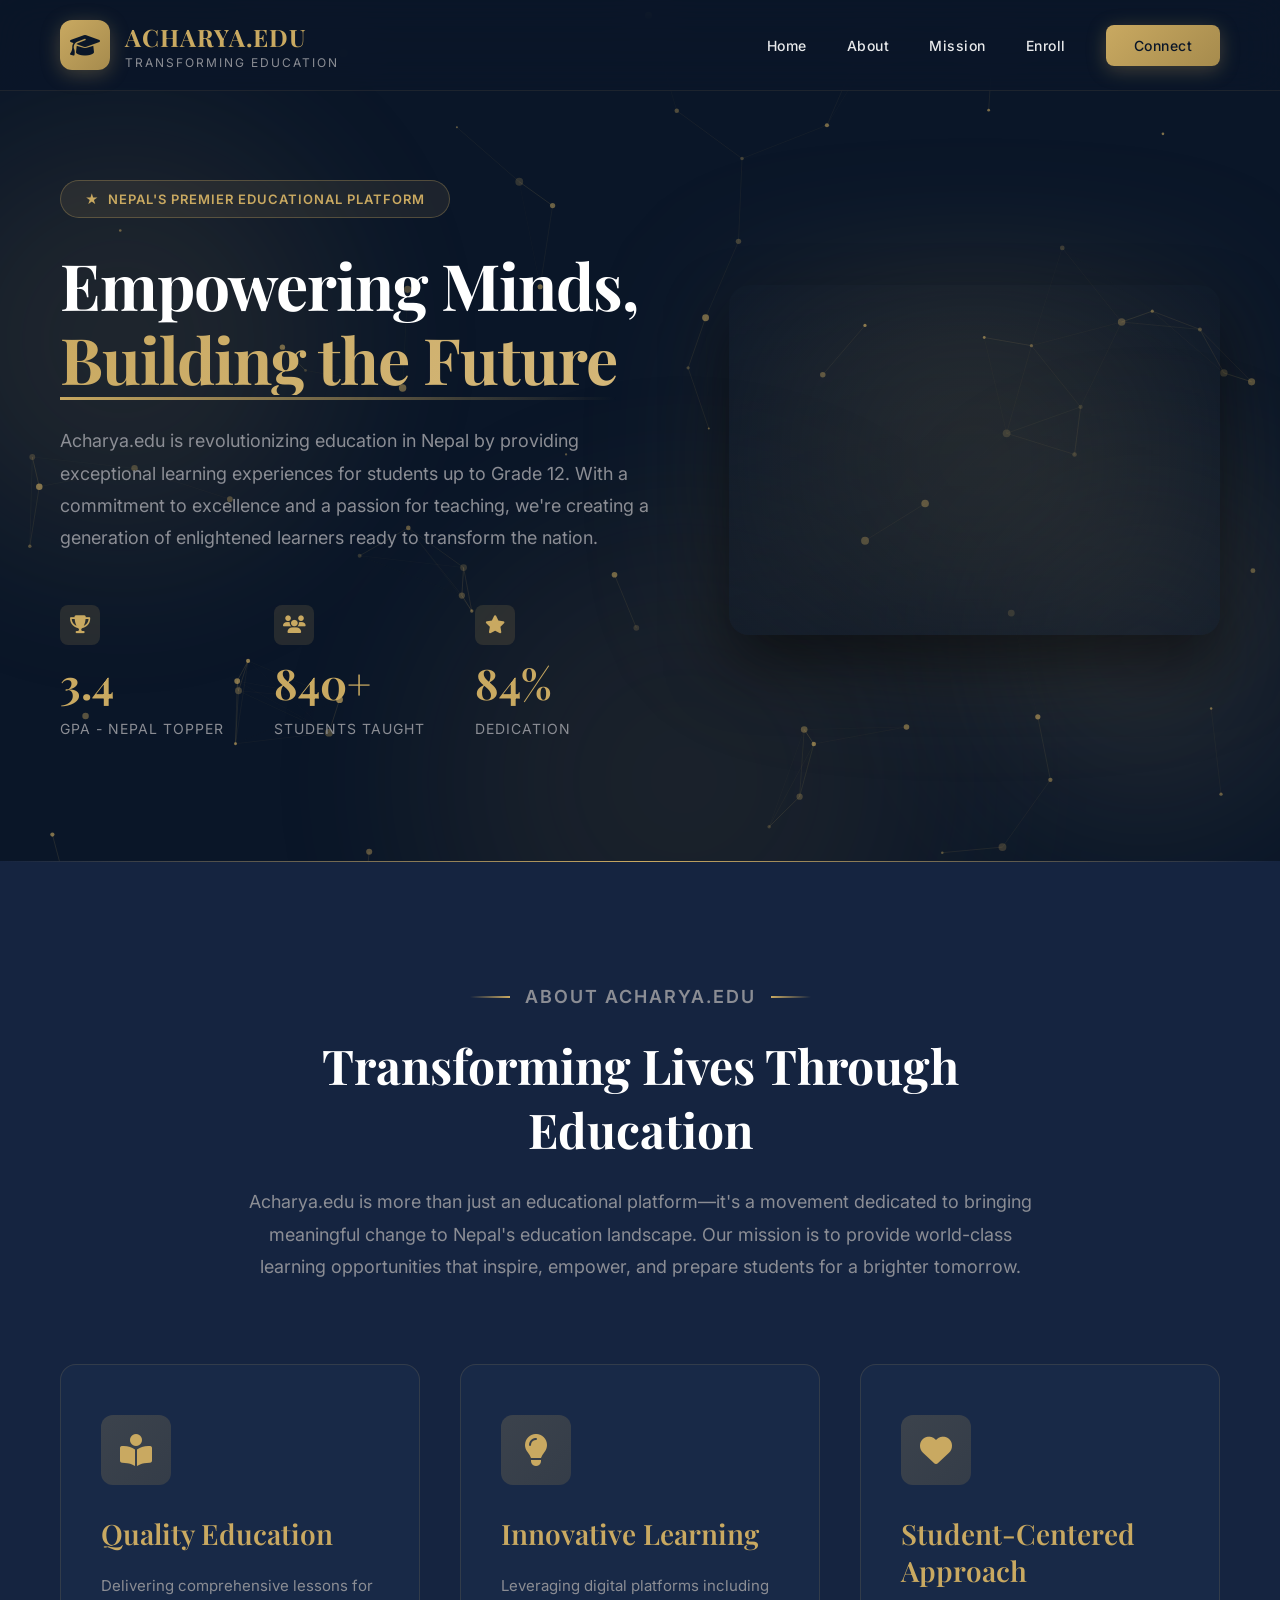
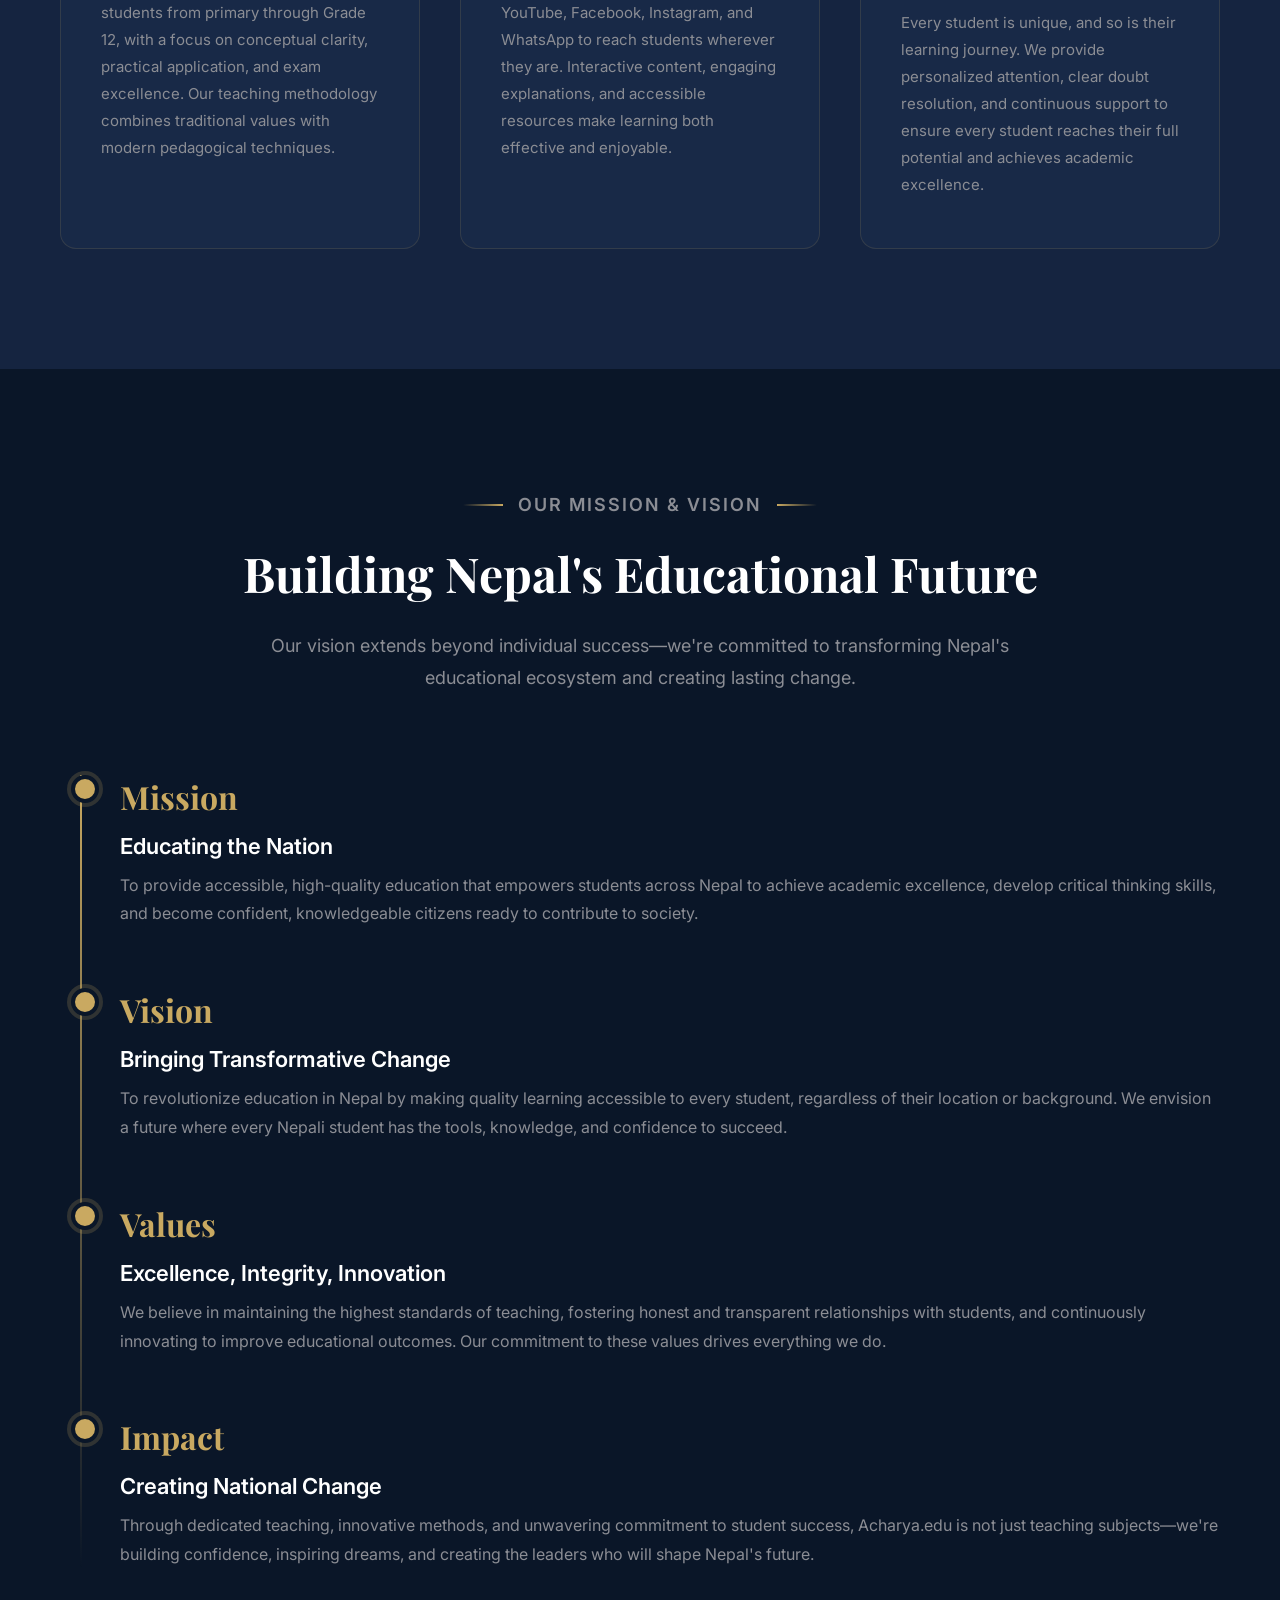
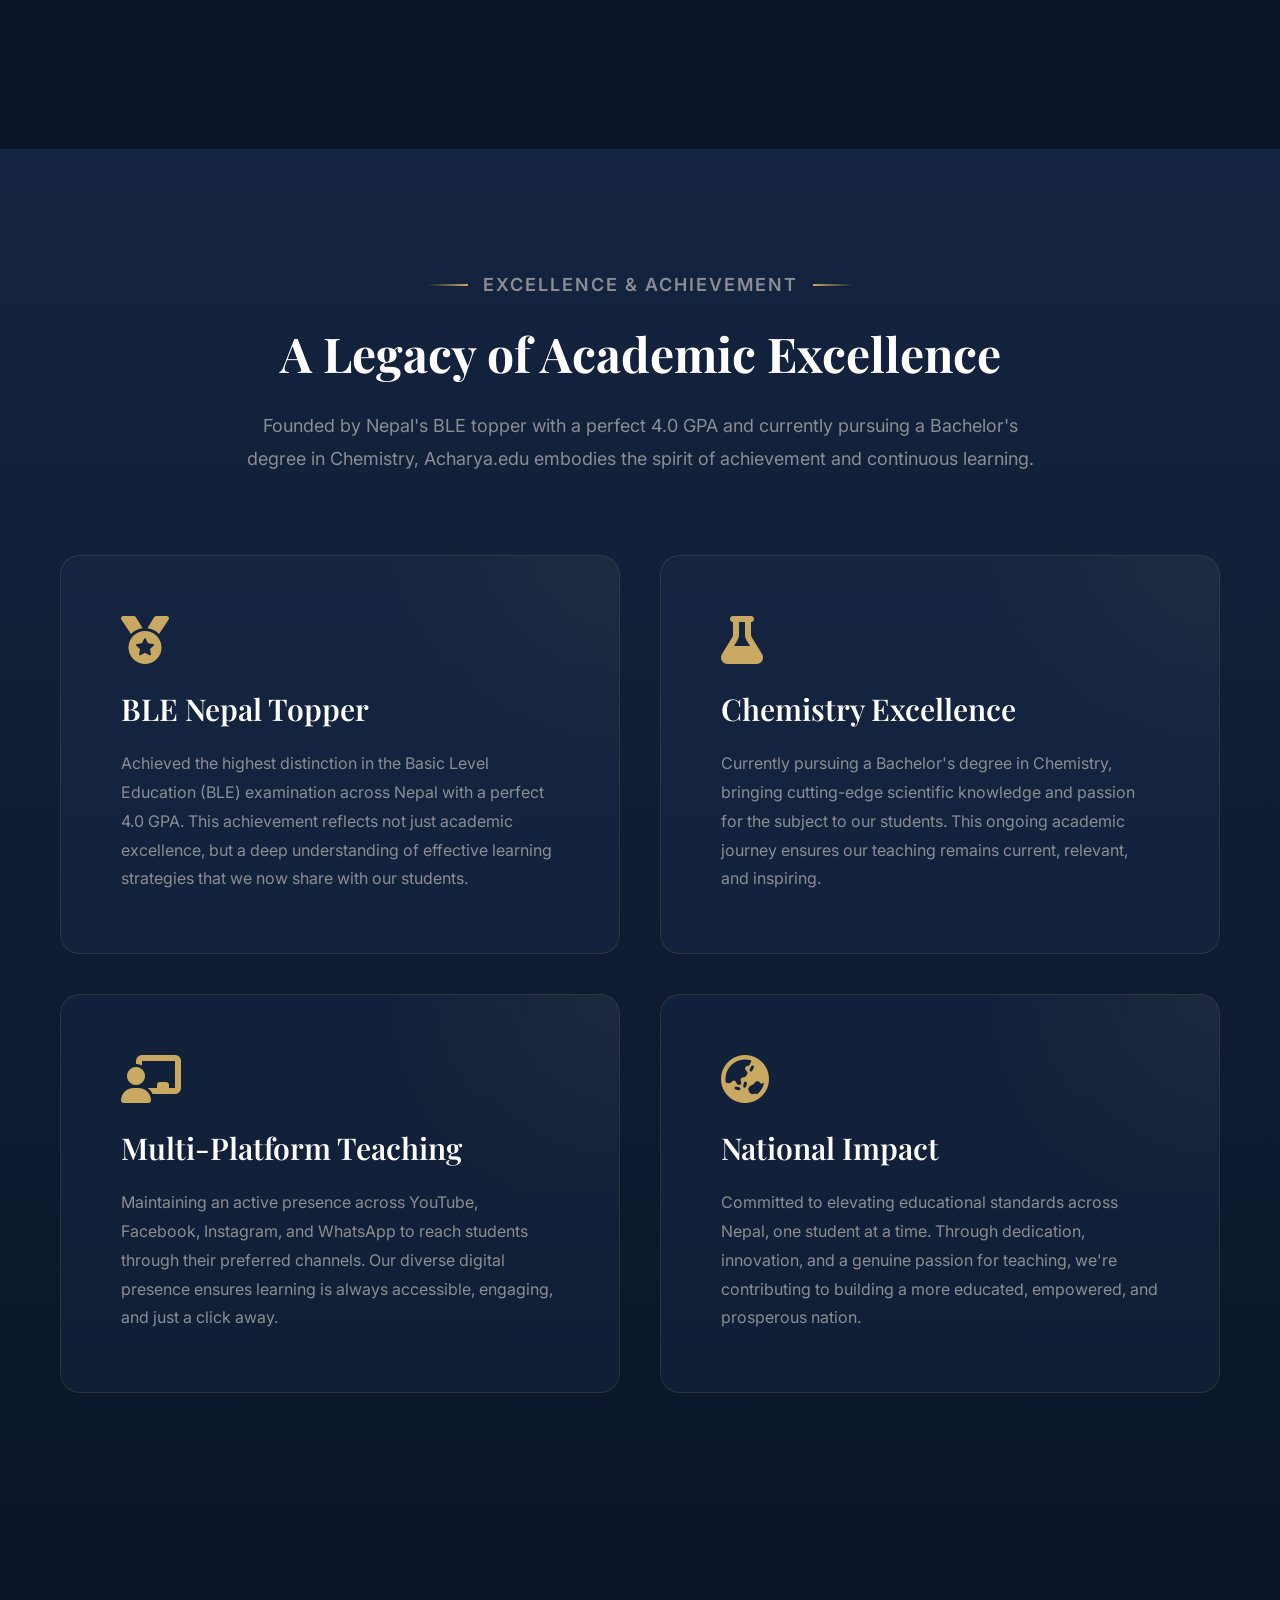
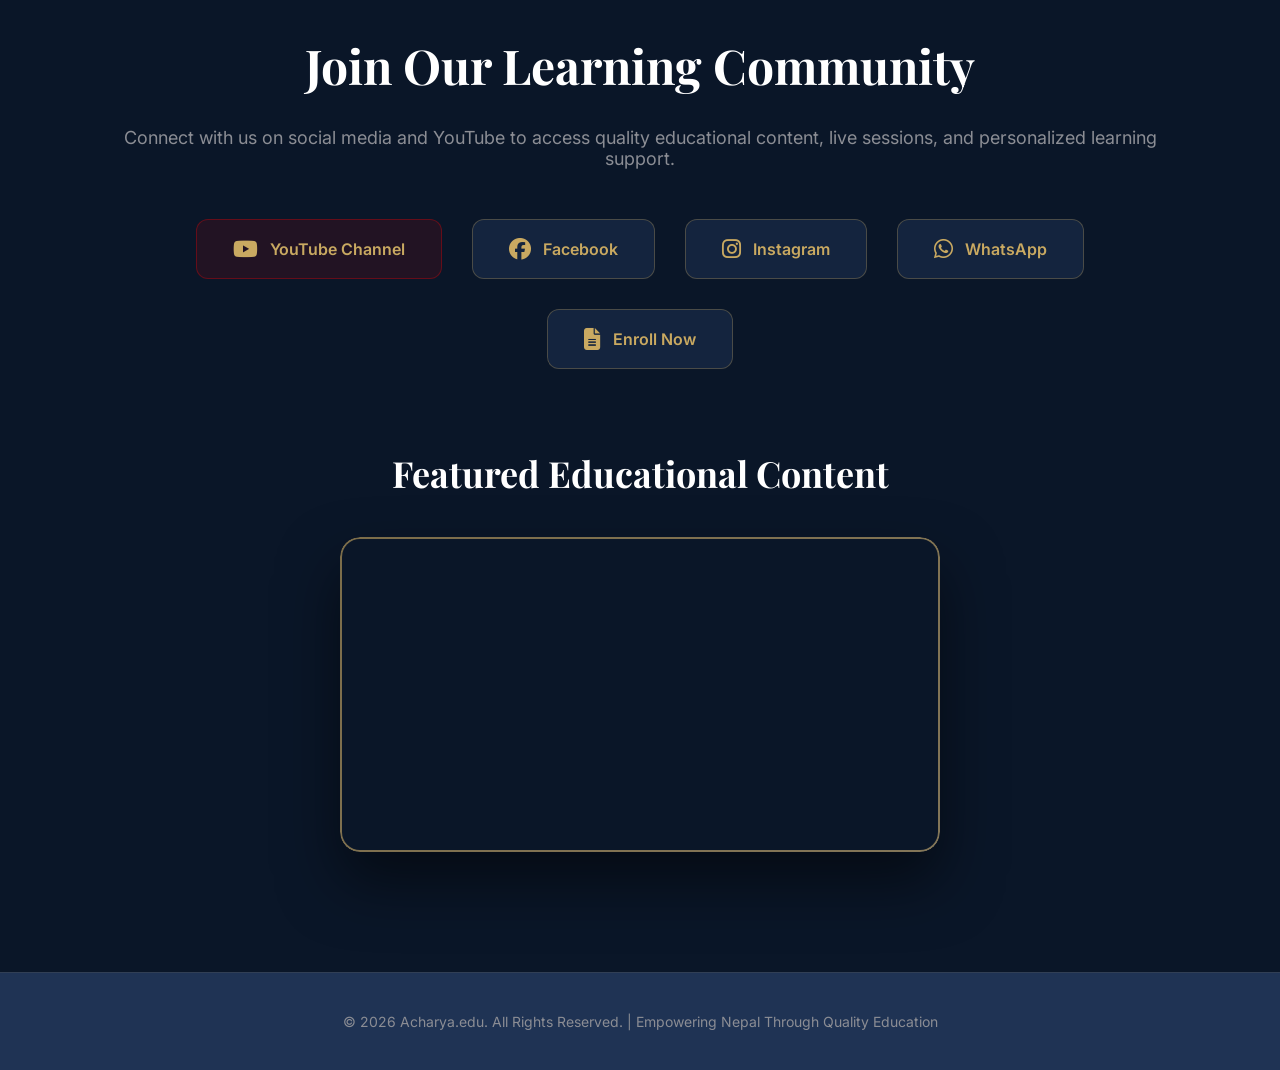
<file: index.html>
<!doctype html>
<html lang="en">
  <head>
    <meta charset="UTF-8" />
    <meta name="viewport" content="width=device-width, initial-scale=1.0" />
    <title>Acharya.edu | Empowering Nepal Through Quality Education</title>
    <link rel="icon" type="image/png" href="assets/logo.jpeg" />
    <link
      href="https://fonts.googleapis.com/css2?family=Playfair+Display:wght@400;600;700&family=Inter:wght@300;400;500;600;700&display=swap"
      rel="stylesheet"
    />
    <link
      rel="stylesheet"
      href="https://cdnjs.cloudflare.com/ajax/libs/font-awesome/6.5.0/css/all.min.css"
    />
    <link rel="stylesheet" href="css/styles.css" />
  </head>
  <body>
    <!-- Animated Canvas Background -->
    <canvas id="particleCanvas"></canvas>

    <!-- Floating Orbs -->
    <div class="floating-orbs">
      <div class="orb orb-1"></div>
      <div class="orb orb-2"></div>
      <div class="orb orb-3"></div>
    </div>

    <header id="header">
      <nav>
        <div class="logo-section">
          <div class="logo-badge">
            <i class="fas fa-graduation-cap"></i>
          </div>
          <div class="logo-text">
            <h1>ACHARYA.EDU</h1>
            <p>Transforming Education</p>
          </div>
        </div>
        <div class="nav-links">
          <a href="#home">Home</a>
          <a href="#about">About</a>
          <a href="#mission">Mission</a>
          <a href="pages/enroll-form.html">Enroll</a>
          <a href="#contact" class="cta-btn">Connect</a>
        </div>
        <div class="menu-toggle" onclick="toggleMenu()">
          <i class="fas fa-bars"></i>
        </div>
      </nav>
    </header>

    <section class="hero" id="home">
      <div class="hero-content">
        <div class="hero-text">
          <span class="hero-label">
            <span class="label-icon">★</span>
            Nepal's Premier Educational Platform
          </span>
          <h2>
            Empowering Minds, <span class="highlight">Building the Future</span>
          </h2>
          <p>
            Acharya.edu is revolutionizing education in Nepal by providing
            exceptional learning experiences for students up to Grade 12. With a
            commitment to excellence and a passion for teaching, we're creating
            a generation of enlightened learners ready to transform the nation.
          </p>
          <div class="hero-stats">
            <div class="stat-item">
              <div class="stat-icon">
                <i class="fas fa-trophy"></i>
              </div>
              <h3>4.0</h3>
              <p>GPA - Nepal Topper</p>
            </div>
            <div class="stat-item">
              <div class="stat-icon">
                <i class="fas fa-users"></i>
              </div>
              <h3>1000+</h3>
              <p>Students Taught</p>
            </div>
            <div class="stat-item">
              <div class="stat-icon">
                <i class="fas fa-star"></i>
              </div>
              <h3>100%</h3>
              <p>Dedication</p>
            </div>
          </div>
        </div>
        <div class="hero-image">
          <div class="image-glow"></div>
          <div class="image-container">
            <div class="video-wrapper">
              <iframe
                width="100%"
                height="315"
                src="https://www.youtube.com/embed/Wl0yaw2h9r0?si=trgKoFKGC5zpnMUf"
                title="YouTube video player"
                frameborder="0"
                allow="
                  accelerometer;
                  autoplay;
                  clipboard-write;
                  encrypted-media;
                  gyroscope;
                  picture-in-picture;
                "
                allowfullscreen
              >
              </iframe>
            </div>
            <div class="image-overlay"></div>
            <div class="image-border"></div>
          </div>
        </div>
      </div>
    </section>

    <section class="raymond-section" id="about">
      <div class="section-header">
        <p class="section-label">
          <span class="label-line"></span>
          About Acharya.edu
          <span class="label-line"></span>
        </p>
        <h2>Transforming Lives Through Education</h2>
        <p>
          Acharya.edu is more than just an educational platform—it's a movement
          dedicated to bringing meaningful change to Nepal's education
          landscape. Our mission is to provide world-class learning
          opportunities that inspire, empower, and prepare students for a
          brighter tomorrow.
        </p>
      </div>
      <div class="pillars-grid">
        <div class="pillar-card">
          <div class="card-shine"></div>
          <div class="pillar-icon">
            <i class="fas fa-book-reader"></i>
          </div>
          <h3>Quality Education</h3>
          <p>
            Delivering comprehensive lessons for students from primary through
            Grade 12, with a focus on conceptual clarity, practical application,
            and exam excellence. Our teaching methodology combines traditional
            values with modern pedagogical techniques.
          </p>
          <div class="card-arrow">
            <i class="fas fa-arrow-right"></i>
          </div>
        </div>
        <div class="pillar-card">
          <div class="card-shine"></div>
          <div class="pillar-icon">
            <i class="fas fa-lightbulb"></i>
          </div>
          <h3>Innovative Learning</h3>
          <p>
            Leveraging digital platforms including YouTube, Facebook, Instagram,
            and WhatsApp to reach students wherever they are. Interactive
            content, engaging explanations, and accessible resources make
            learning both effective and enjoyable.
          </p>
          <div class="card-arrow">
            <i class="fas fa-arrow-right"></i>
          </div>
        </div>
        <div class="pillar-card">
          <div class="card-shine"></div>
          <div class="pillar-icon">
            <i class="fas fa-heart"></i>
          </div>
          <h3>Student-Centered Approach</h3>
          <p>
            Every student is unique, and so is their learning journey. We
            provide personalized attention, clear doubt resolution, and
            continuous support to ensure every student reaches their full
            potential and achieves academic excellence.
          </p>
          <div class="card-arrow">
            <i class="fas fa-arrow-right"></i>
          </div>
        </div>
      </div>
    </section>

    <section class="journey-section" id="mission">
      <div class="section-header">
        <p class="section-label">
          <span class="label-line"></span>
          Our Mission & Vision
          <span class="label-line"></span>
        </p>
        <h2>Building Nepal's Educational Future</h2>
        <p>
          Our vision extends beyond individual success—we're committed to
          transforming Nepal's educational ecosystem and creating lasting
          change.
        </p>
      </div>
      <div class="timeline">
        <div class="timeline-item">
          <div class="timeline-year">Mission</div>
          <div class="timeline-content">
            <h3>Educating the Nation</h3>
            <p>
              To provide accessible, high-quality education that empowers
              students across Nepal to achieve academic excellence, develop
              critical thinking skills, and become confident, knowledgeable
              citizens ready to contribute to society.
            </p>
          </div>
        </div>
        <div class="timeline-item">
          <div class="timeline-year">Vision</div>
          <div class="timeline-content">
            <h3>Bringing Transformative Change</h3>
            <p>
              To revolutionize education in Nepal by making quality learning
              accessible to every student, regardless of their location or
              background. We envision a future where every Nepali student has
              the tools, knowledge, and confidence to succeed.
            </p>
          </div>
        </div>
        <div class="timeline-item">
          <div class="timeline-year">Values</div>
          <div class="timeline-content">
            <h3>Excellence, Integrity, Innovation</h3>
            <p>
              We believe in maintaining the highest standards of teaching,
              fostering honest and transparent relationships with students, and
              continuously innovating to improve educational outcomes. Our
              commitment to these values drives everything we do.
            </p>
          </div>
        </div>
        <div class="timeline-item">
          <div class="timeline-year">Impact</div>
          <div class="timeline-content">
            <h3>Creating National Change</h3>
            <p>
              Through dedicated teaching, innovative methods, and unwavering
              commitment to student success, Acharya.edu is not just teaching
              subjects—we're building confidence, inspiring dreams, and creating
              the leaders who will shape Nepal's future.
            </p>
          </div>
        </div>
      </div>
    </section>

    <section class="passion-section" id="achievements">
      <div class="section-header">
        <p class="section-label">
          <span class="label-line"></span>
          Excellence & Achievement
          <span class="label-line"></span>
        </p>
        <h2>A Legacy of Academic Excellence</h2>
        <p>
          Founded by Nepal's BLE topper with a perfect 4.0 GPA and currently
          pursuing a Bachelor's degree in Chemistry, Acharya.edu embodies the
          spirit of achievement and continuous learning.
        </p>
      </div>
      <div class="passion-grid">
        <div class="passion-card">
          <div class="passion-glow"></div>
          <i class="fas fa-medal"></i>
          <h3>BLE Nepal Topper</h3>
          <p>
            Achieved the highest distinction in the Basic Level Education (BLE)
            examination across Nepal with a perfect 4.0 GPA. This achievement
            reflects not just academic excellence, but a deep understanding of
            effective learning strategies that we now share with our students.
          </p>
        </div>
        <div class="passion-card">
          <div class="passion-glow"></div>
          <i class="fas fa-flask"></i>
          <h3>Chemistry Excellence</h3>
          <p>
            Currently pursuing a Bachelor's degree in Chemistry, bringing
            cutting-edge scientific knowledge and passion for the subject to our
            students. This ongoing academic journey ensures our teaching remains
            current, relevant, and inspiring.
          </p>
        </div>
        <div class="passion-card">
          <div class="passion-glow"></div>
          <i class="fas fa-chalkboard-teacher"></i>
          <h3>Multi-Platform Teaching</h3>
          <p>
            Maintaining an active presence across YouTube, Facebook, Instagram,
            and WhatsApp to reach students through their preferred channels. Our
            diverse digital presence ensures learning is always accessible,
            engaging, and just a click away.
          </p>
        </div>
        <div class="passion-card">
          <div class="passion-glow"></div>
          <i class="fas fa-globe-asia"></i>
          <h3>National Impact</h3>
          <p>
            Committed to elevating educational standards across Nepal, one
            student at a time. Through dedication, innovation, and a genuine
            passion for teaching, we're contributing to building a more
            educated, empowered, and prosperous nation.
          </p>
        </div>
      </div>
    </section>

    <section class="contact-section" id="contact">
      <h2>Join Our Learning Community</h2>
      <p>
        Connect with us on social media and YouTube to access quality
        educational content, live sessions, and personalized learning support.
      </p>
      <div class="social-links">
        <a
          href="https://www.youtube.com/@acharyaeduupdate7267"
          target="_blank"
          class="social-btn youtube-btn"
        >
          <i class="fab fa-youtube"></i>
          <span>YouTube Channel</span>
        </a>
        <a
          href="https://www.facebook.com/profile.php?id=100094028210342"
          target="_blank"
          class="social-btn"
        >
          <i class="fab fa-facebook"></i>
          <span>Facebook</span>
        </a>
        <a
          href="https://www.instagram.com/aashishacharya22?igsh=MmhvMzVjb2d2cW45"
          target="_blank"
          class="social-btn"
        >
          <i class="fab fa-instagram"></i>
          <span>Instagram</span>
        </a>
        <a
          href="https://wa.me/9779867507576"
          target="_blank"
          class="social-btn"
        >
          <i class="fab fa-whatsapp"></i>
          <span>WhatsApp</span>
        </a>
        <a
          href="pages/enroll-form.html"
          class="social-btn"
        >
          <i class="fas fa-file-alt"></i>
          <span>Enroll Now</span>
        </a>
      </div>

      <div class="video-section">
        <h3>Featured Educational Content</h3>
        <div class="featured-video">
          <iframe
            width="100%"
            height="315"
            src="https://www.youtube.com/embed/lYL4-NhIWZs?si=lGAtOJIT0gGwUnzt"
            title="YouTube video player"
            frameborder="0"
            allow="
              accelerometer;
              autoplay;
              clipboard-write;
              encrypted-media;
              gyroscope;
              picture-in-picture;
            "
            allowfullscreen
          >
          </iframe>
        </div>
      </div>
    </section>

    <footer>
      <p>
        &copy; 2026 Acharya.edu. All Rights Reserved. | Empowering Nepal Through
        Quality Education
      </p>
    </footer>

    <script src="scripts/script.js"></script>
  </body>
</html>
</file>
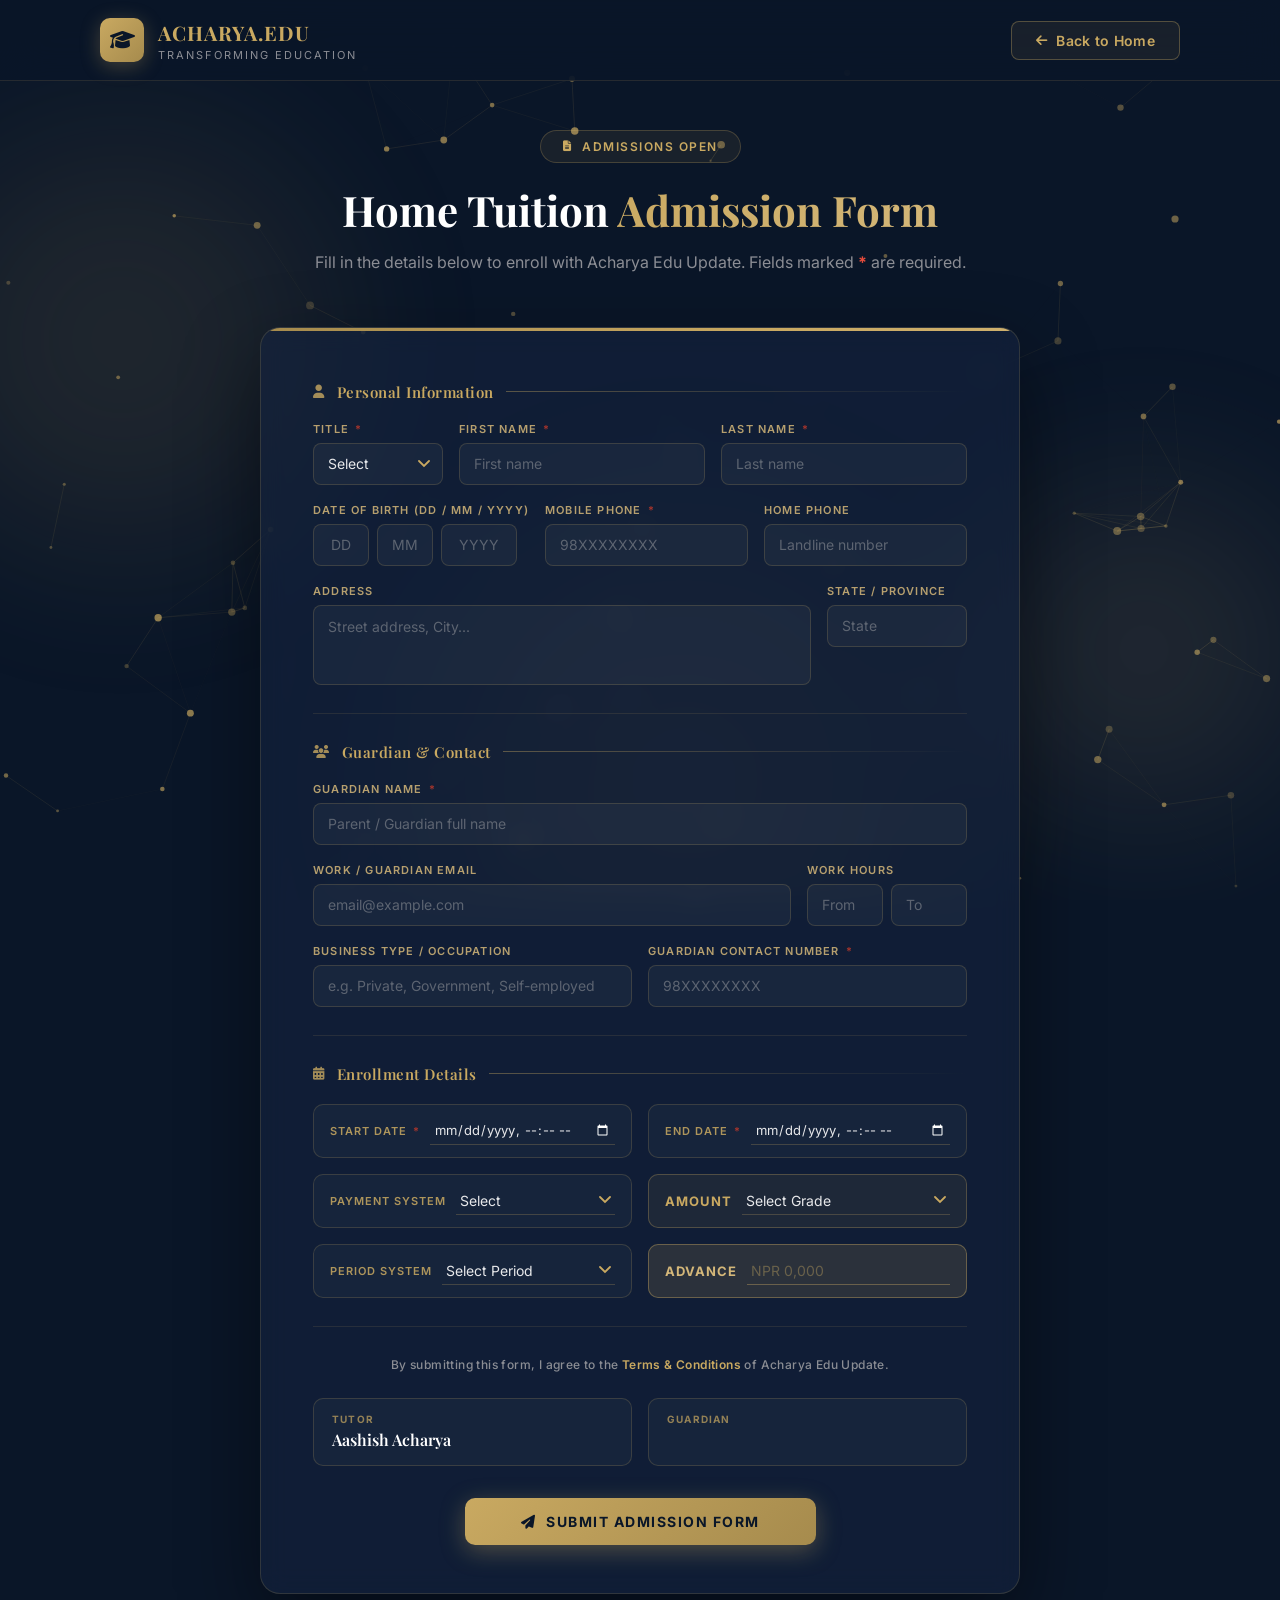
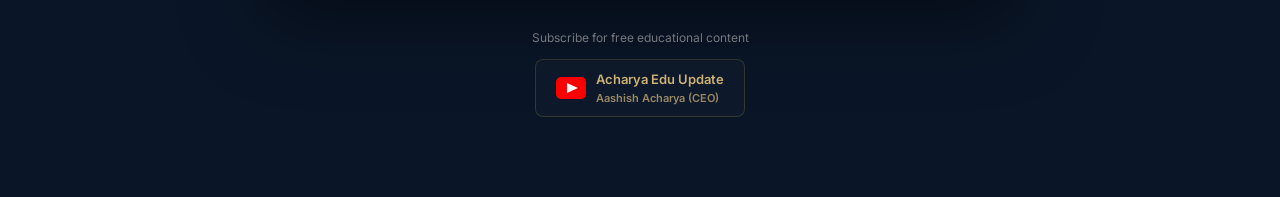
<file: pages/enroll-form.html>
<!DOCTYPE html>
<html lang="en">
<head>
  <meta charset="UTF-8" />
  <meta name="viewport" content="width=device-width, initial-scale=1.0"/>
  <title>Enroll – Acharya.edu | Home Tuition Admission</title>
  <link rel="icon" type="image/png" href="../assets/logo.jpeg" />
  <link href="https://fonts.googleapis.com/css2?family=Playfair+Display:wght@400;600;700&family=Inter:wght@300;400;500;600;700&display=swap" rel="stylesheet"/>
  <link rel="stylesheet" href="https://cdnjs.cloudflare.com/ajax/libs/font-awesome/6.5.0/css/all.min.css"/>
  <style>
    *, *::before, *::after { box-sizing: border-box; margin: 0; padding: 0; }

    :root {
      --gold:        #c9a961;
      --gold-light:  #d4b779;
      --gold-dark:   #a68b4d;
      --navy:        #0a1628;
      --navy-light:  #152440;
      --navy-lighter:#1f3354;
      --white:       #ffffff;
      --gray-light:  #e8e9eb;
      --gray:        #8b8d94;
      --accent:      #9b7e46;
      --red:         #c0392b;
    }

    html { scroll-behavior: smooth; }

    body {
      font-family: 'Inter', sans-serif;
      background: var(--navy);
      color: var(--gray-light);
      min-height: 100vh;
      overflow-x: hidden;
    }

    /* ── Canvas & Orbs ── */
    #particleCanvas {
      position: fixed; top: 0; left: 0;
      width: 100%; height: 100%;
      z-index: 0; pointer-events: none;
    }
    .floating-orbs {
      position: fixed; top: 0; left: 0;
      width: 100%; height: 100%;
      z-index: 0; pointer-events: none; overflow: hidden;
    }
    .orb {
      position: absolute; border-radius: 50%;
      filter: blur(80px); opacity: 0.15;
      animation: float-orb 20s ease-in-out infinite;
    }
    .orb-1 { width:500px;height:500px;background:radial-gradient(circle,var(--gold),transparent);top:10%;left:-10%;animation-delay:0s; }
    .orb-2 { width:400px;height:400px;background:radial-gradient(circle,var(--gold-light),transparent);top:50%;right:-5%;animation-delay:7s; }
    .orb-3 { width:600px;height:600px;background:radial-gradient(circle,var(--accent),transparent);bottom:-20%;left:30%;animation-delay:14s; }
    @keyframes float-orb {
      0%,100% { transform:translate(0,0) scale(1); }
      33%      { transform:translate(50px,-50px) scale(1.1); }
      66%      { transform:translate(-30px,30px) scale(0.9); }
    }

    /* ── Header ── */
    header {
      position: fixed; top: 0; width: 100%;
      background: rgba(10,22,40,0.85);
      backdrop-filter: blur(20px);
      z-index: 1000;
      border-bottom: 1px solid rgba(201,169,97,0.15);
      transition: all 0.3s ease;
    }
    header.scrolled { background: rgba(10,22,40,0.97); box-shadow: 0 4px 30px rgba(0,0,0,0.3); }
    nav {
      max-width: 1200px; margin: 0 auto;
      padding: 18px 60px;
      display: flex; justify-content: space-between; align-items: center;
    }
    .logo-section { display:flex; align-items:center; gap:14px; text-decoration:none; }
    .logo-badge {
      width:44px; height:44px;
      background: linear-gradient(135deg,var(--gold),var(--gold-dark));
      border-radius:10px;
      display:flex; align-items:center; justify-content:center;
      box-shadow: 0 4px 20px rgba(201,169,97,0.3);
      animation: pulse-glow 3s ease-in-out infinite;
    }
    .logo-badge i { font-size:20px; color:var(--navy); }
    @keyframes pulse-glow {
      0%,100% { box-shadow:0 4px 20px rgba(201,169,97,0.3); transform:scale(1); }
      50%      { box-shadow:0 6px 30px rgba(201,169,97,0.5); transform:scale(1.05); }
    }
    .logo-text h1 { font-family:'Playfair Display',serif; font-size:20px; font-weight:700; color:var(--gold); letter-spacing:1px; }
    .logo-text p  { font-size:11px; color:var(--gray); letter-spacing:2px; text-transform:uppercase; margin-top:2px; }
    .back-btn {
      display:inline-flex; align-items:center; gap:9px;
      padding:10px 24px;
      background: rgba(201,169,97,0.08);
      border: 1px solid rgba(201,169,97,0.35);
      border-radius:8px;
      color:var(--gold); font-size:14px; font-weight:600;
      text-decoration:none; letter-spacing:0.3px;
      transition: all 0.3s ease;
      position:relative; overflow:hidden;
    }
    .back-btn::before {
      content:''; position:absolute; top:50%; left:50%;
      width:0; height:0; border-radius:50%;
      background:rgba(201,169,97,0.15);
      transform:translate(-50%,-50%);
      transition: width 0.5s, height 0.5s;
    }
    .back-btn:hover::before { width:300px; height:300px; }
    .back-btn:hover { background:rgba(201,169,97,0.15); border-color:var(--gold); transform:translateY(-2px); box-shadow:0 8px 24px rgba(201,169,97,0.25); }
    .back-btn i { font-size:13px; transition: transform 0.3s; }
    .back-btn:hover i { transform: translateX(-4px); }

    /* ── Page wrapper ── */
    .page-wrapper {
      position: relative; z-index: 1;
      padding: 130px 20px 80px;
      max-width: 800px; margin: 0 auto;
    }

    /* ── Page heading ── */
    .page-heading {
      text-align: center; margin-bottom: 50px;
      animation: fade-in-up 0.7s ease-out both;
    }
    .page-label {
      display:inline-flex; align-items:center; gap:10px;
      padding:8px 22px;
      background:rgba(201,169,97,0.08);
      border:1px solid rgba(201,169,97,0.25);
      border-radius:30px;
      font-size:12px; font-weight:600; letter-spacing:1.5px;
      color:var(--gold); text-transform:uppercase;
      margin-bottom:22px;
    }
    .page-heading h2 {
      font-family:'Playfair Display',serif;
      font-size:42px; font-weight:700;
      color:var(--white); line-height:1.2; margin-bottom:14px;
    }
    .page-heading h2 span {
      background:linear-gradient(135deg,var(--gold),var(--gold-light));
      -webkit-background-clip:text; -webkit-text-fill-color:transparent; background-clip:text;
    }
    .page-heading p { font-size:16px; color:var(--gray); line-height:1.7; }

    @keyframes fade-in-up {
      from { opacity:0; transform:translateY(28px); }
      to   { opacity:1; transform:translateY(0); }
    }

    /* ── Form card ── */
    .form-card {
      background: rgba(21,36,64,0.6);
      border: 1px solid rgba(201,169,97,0.18);
      border-radius: 20px;
      padding: 48px 52px;
      backdrop-filter: blur(12px);
      box-shadow: 0 30px 80px rgba(0,0,0,0.45);
      animation: fade-in-up 0.7s ease-out 0.15s both;
      position: relative; overflow: hidden;
    }
    .form-card::before {
      content:''; position:absolute; top:0; left:0; right:0; height:3px;
      background:linear-gradient(90deg,var(--gold-dark),var(--gold),var(--gold-light),var(--gold-dark));
      background-size:200%;
      animation: shimmer-bar 3s linear infinite;
    }
    @keyframes shimmer-bar {
      0%   { background-position:0% 50%; }
      100% { background-position:200% 50%; }
    }

    /* ── Section divider inside form ── */
    .form-section-title {
      font-family:'Playfair Display',serif;
      font-size:15px; font-weight:600; color:var(--gold);
      letter-spacing:0.5px; margin-bottom:20px; margin-top:6px;
      display:flex; align-items:center; gap:12px;
    }
    .form-section-title::after {
      content:''; flex:1; height:1px;
      background:linear-gradient(90deg,rgba(201,169,97,0.4),transparent);
    }

    .sep { border:none; border-top:1px solid rgba(201,169,97,0.12); margin:28px 0; }

    /* ── Field labels ── */
    .field-label {
      display:block; font-size:11px; font-weight:600;
      letter-spacing:1.2px; text-transform:uppercase;
      color:var(--gold-light); margin-bottom:7px; opacity:0.85;
    }
    .field-label .req { color:var(--red); margin-left:2px; }

    /* ── Inputs ── */
    input[type="text"], input[type="email"], input[type="tel"],
    input[type="datetime-local"], select, textarea {
      width:100%;
      background: rgba(255,255,255,0.04);
      border: 1px solid rgba(201,169,97,0.2);
      border-radius: 8px;
      height: 42px; padding: 0 14px;
      font-size: 14px; font-family:'Inter',sans-serif;
      color: var(--gray-light);
      outline: none;
      transition: background 0.2s, border-color 0.2s, box-shadow 0.2s;
      appearance: none; -webkit-appearance: none;
    }
    input[type="datetime-local"] { padding:0 12px; color-scheme:dark; }
    textarea { height:80px; padding:12px 14px; resize:none; }
    input::placeholder, textarea::placeholder { color:rgba(139,141,148,0.6); }
    input:focus, select:focus, textarea:focus {
      background:rgba(201,169,97,0.06);
      border-color:rgba(201,169,97,0.55);
      box-shadow:0 0 0 3px rgba(201,169,97,0.1);
    }
    input.invalid, select.invalid {
      border-color:rgba(192,57,43,0.7) !important;
      background:rgba(192,57,43,0.06) !important;
      box-shadow:0 0 0 3px rgba(192,57,43,0.1) !important;
    }
    select {
      background-image:url("data:image/svg+xml,%3Csvg xmlns='http://www.w3.org/2000/svg' width='12' height='8' viewBox='0 0 12 8'%3E%3Cpath d='M1 1l5 5 5-5' stroke='%23c9a961' stroke-width='1.8' fill='none' stroke-linecap='round'/%3E%3C/svg%3E");
      background-repeat:no-repeat; background-position:right 12px center;
      padding-right:34px; cursor:pointer;
    }
    select option { background:var(--navy-lighter); color:var(--gray-light); }

    /* ── Error messages ── */
    .err-msg {
      font-size:11px; font-weight:600; color:#e74c3c;
      letter-spacing:0.4px; margin-top:5px; display:none;
    }
    .err-msg.show { display:block; }

    /* ── Grid layouts ── */
    .field-group { display:flex; flex-direction:column; }
    .row { display:grid; gap:16px; margin-bottom:18px; align-items:end; }
    .col-3   { grid-template-columns:130px 1fr 1fr; }
    .col-2   { grid-template-columns:1fr 1fr; }
    .col-2-w { grid-template-columns:1fr 160px; }
    .col-1   { grid-template-columns:1fr; }

    .dob-inputs { display:flex; gap:8px; }
    .dob-inputs input { text-align:center; }
    .dob-dd, .dob-mm { width:56px !important; flex-shrink:0; }
    .dob-yyyy { width:76px !important; flex-shrink:0; }

    .hours-pair { display:flex; gap:8px; }
    .hours-pair input { flex:1; }

    .address-grid { display:grid; grid-template-columns:1fr 140px; gap:16px; margin-bottom:18px; align-items:start; }

    /* ── System cells (dates, payment, etc.) ── */
    .sys-row { display:grid; grid-template-columns:1fr 1fr; gap:16px; margin-bottom:16px; }
    .sys-cell {
      border:1px solid rgba(201,169,97,0.2);
      border-radius:10px;
      background:rgba(255,255,255,0.03);
      padding:12px 16px;
      display:flex; align-items:center; gap:10px; flex-wrap:wrap;
      transition: border-color 0.2s, background 0.2s;
    }
    .sys-cell:focus-within {
      border-color:rgba(201,169,97,0.5);
      background:rgba(201,169,97,0.04);
    }
    .sys-cell .sc-label {
      font-size:11px; font-weight:600; letter-spacing:1px;
      text-transform:uppercase; color:var(--gold); white-space:nowrap; opacity:0.85;
    }
    .sys-cell .sc-label .req { color:var(--red); margin-left:2px; }
    .sys-cell input, .sys-cell select {
      flex:1; background:transparent; border:none; border-bottom:1px solid rgba(201,169,97,0.25);
      border-radius:0; padding:0 4px; height:28px; font-size:14px; min-width:0;
      box-shadow:none !important; color:var(--gray-light);
    }
    .sys-cell select {
      background-image:url("data:image/svg+xml,%3Csvg xmlns='http://www.w3.org/2000/svg' width='12' height='8' viewBox='0 0 12 8'%3E%3Cpath d='M1 1l5 5 5-5' stroke='%23c9a961' stroke-width='1.8' fill='none' stroke-linecap='round'/%3E%3C/svg%3E");
      background-repeat:no-repeat; background-position:right 4px center; padding-right:20px;
    }
    .sys-cell input:focus, .sys-cell select:focus { border-bottom-color:var(--gold); background:transparent; }
    .sys-cell input.invalid { border-bottom-color:rgba(192,57,43,0.8) !important; }
    .sys-cell input[type="datetime-local"] { font-size:13px; color-scheme:dark; }

    /* Highlighted cells */
    .sys-cell.cell-gold { background:rgba(201,169,97,0.08); border-color:rgba(201,169,97,0.3); }
    .sys-cell.cell-gold .sc-label { font-size:13px; font-weight:700; opacity:1; }
    .sys-cell.cell-dark { background:rgba(201,169,97,0.15); border-color:rgba(201,169,97,0.4); }
    .sys-cell.cell-dark .sc-label { font-size:13px; font-weight:700; color:var(--gold-light); opacity:1; }
    .sys-cell.cell-dark input { color:var(--gold-light); border-bottom-color:rgba(201,169,97,0.4); }
    .sys-cell.cell-dark input::placeholder { color:rgba(201,169,97,0.4); }

    .sys-cell-err { width:100%; font-size:11px; font-weight:600; color:#e74c3c; letter-spacing:0.4px; display:none; margin-top:4px; }
    .sys-cell-err.show { display:block; }

    /* ── Names / Tutor row ── */
    .name-row { display:grid; grid-template-columns:1fr 1fr; gap:16px; margin-bottom:0; }
    .name-box {
      border:1px solid rgba(201,169,97,0.2);
      border-radius:10px;
      background:rgba(255,255,255,0.03);
      padding:14px 18px;
    }
    .name-box .nb-role { font-size:10px; font-weight:700; letter-spacing:1.2px; text-transform:uppercase; color:var(--gold); opacity:0.7; }
    .name-box .nb-name { font-family:'Playfair Display',serif; font-size:16px; color:var(--white); margin-top:4px; font-weight:600; min-height:22px; }

    /* ── Terms ── */
    .terms {
      text-align:center; font-size:12px; font-weight:500;
      letter-spacing:0.4px; color:var(--gray);
      margin:28px 0 24px; line-height:1.6;
    }
    .terms span { color:var(--gold); font-weight:600; }

    /* ── Banner ── */
    .form-banner {
      display:none; border-radius:10px; padding:14px 18px;
      margin-bottom:24px; font-size:14px; font-weight:600;
      letter-spacing:0.2px; text-align:center;
    }
    .form-banner.success { background:rgba(39,174,96,0.1); border:1px solid rgba(39,174,96,0.4); color:#2ecc71; }
    .form-banner.error   { background:rgba(192,57,43,0.1); border:1px solid rgba(192,57,43,0.4); color:#e74c3c; }
    .form-banner.show { display:block; }

    /* ── Submit button ── */
    .submit-wrap { text-align:center; margin-top:32px; }
    .btn-submit {
      background:linear-gradient(135deg,var(--gold),var(--gold-dark));
      color:var(--navy); font-family:'Inter',sans-serif; font-size:14px;
      font-weight:700; letter-spacing:1.5px; text-transform:uppercase;
      border:none; border-radius:10px; padding:15px 56px; cursor:pointer;
      box-shadow:0 6px 24px rgba(201,169,97,0.35);
      transition:all 0.3s ease; position:relative; overflow:hidden;
    }
    .btn-submit::before {
      content:''; position:absolute; top:50%; left:50%;
      width:0; height:0; border-radius:50%;
      background:rgba(255,255,255,0.25);
      transform:translate(-50%,-50%);
      transition:width 0.5s, height 0.5s;
    }
    .btn-submit:hover::before { width:400px; height:400px; }
    .btn-submit:hover { transform:translateY(-3px); box-shadow:0 12px 36px rgba(201,169,97,0.5); }
    .btn-submit:active { transform:translateY(0); }
    .btn-submit:disabled { opacity:0.55; cursor:not-allowed; transform:none; }

    /* ── Footer note ── */
    .form-footer {
      text-align:center; margin-top:36px;
    }
    .form-footer p { font-size:12px; color:var(--gray); margin-bottom:14px; }
    .yt-link {
      display:inline-flex; align-items:center; gap:10px;
      text-decoration:none; padding:10px 20px;
      border:1px solid rgba(201,169,97,0.2); border-radius:8px;
      background:rgba(255,255,255,0.02);
      transition:all 0.3s ease;
    }
    .yt-link:hover { border-color:rgba(201,169,97,0.5); background:rgba(201,169,97,0.06); transform:translateY(-2px); }
    .yt-icon { width:30px; height:22px; background:#ff0000; border-radius:5px; display:flex; align-items:center; justify-content:center; flex-shrink:0; }
    .yt-icon::after { content:''; border-style:solid; border-width:5px 0 5px 11px; border-color:transparent transparent transparent #fff; margin-left:2px; }
    .yt-text { font-size:13px; font-weight:600; color:var(--gold-light); text-align:left; line-height:1.4; }

    /* ── Responsive ── */
    @media (max-width:768px) {
      nav { padding:14px 24px; }
      .logo-text h1 { font-size:16px; }
      .page-wrapper { padding:110px 16px 60px; }
      .form-card { padding:30px 22px; }
      .page-heading h2 { font-size:30px; }
      .col-3, .col-2, .col-2-w, .address-grid, .sys-row, .name-row { grid-template-columns:1fr; }
      .dob-inputs { flex-wrap:nowrap; }
      .btn-submit { width:100%; padding:15px 24px; }
    }
    @media (max-width:480px) {
      .back-btn span { display:none; }
      .back-btn { padding:10px 14px; }
    }
  </style>
</head>
<body>

  <!-- Animated Canvas Background -->
  <canvas id="particleCanvas"></canvas>

  <!-- Floating Orbs -->
  <div class="floating-orbs">
    <div class="orb orb-1"></div>
    <div class="orb orb-2"></div>
    <div class="orb orb-3"></div>
  </div>

  <!-- Header -->
  <header id="header">
    <nav>
      <a href="../index.html" class="logo-section">
        <div class="logo-badge"><i class="fas fa-graduation-cap"></i></div>
        <div class="logo-text">
          <h1>ACHARYA.EDU</h1>
          <p>Transforming Education</p>
        </div>
      </a>
      <a href="../index.html" class="back-btn">
        <i class="fas fa-arrow-left"></i>
        <span>Back to Home</span>
      </a>
    </nav>
  </header>

  <div class="page-wrapper">

    <!-- Page heading -->
    <div class="page-heading">
      <div class="page-label"><i class="fas fa-file-alt" style="font-size:11px;"></i> Admissions Open</div>
      <h2>Home Tuition <span>Admission Form</span></h2>
      <p>Fill in the details below to enroll with Acharya Edu Update. Fields marked <span style="color:#e74c3c;font-weight:700;">*</span> are required.</p>
    </div>

    <!-- Form card -->
    <div class="form-card">

      <div class="form-banner" id="formBanner"></div>

      <!-- Personal Info -->
      <p class="form-section-title"><i class="fas fa-user" style="font-size:13px;opacity:0.8;"></i> Personal Information</p>

      <!-- Title / First / Last -->
      <div class="row col-3">
        <div class="field-group">
          <label class="field-label">Title <span class="req">*</span></label>
          <select id="title">
            <option value="" disabled selected>Select</option>
            <option>Mr.</option>
            <option>Mrs.</option>
            <option>Miss</option>
          </select>
          <span class="err-msg" id="err-title">Please select a title.</span>
        </div>
        <div class="field-group">
          <label class="field-label">First Name <span class="req">*</span></label>
          <input type="text" id="firstName" placeholder="First name"/>
          <span class="err-msg" id="err-firstName">First name is required.</span>
        </div>
        <div class="field-group">
          <label class="field-label">Last Name <span class="req">*</span></label>
          <input type="text" id="lastName" placeholder="Last name"/>
          <span class="err-msg" id="err-lastName">Last name is required.</span>
        </div>
      </div>

      <!-- DOB / Mobile / Home Phone -->
      <div class="row" style="grid-template-columns:auto 1fr 1fr;gap:16px;margin-bottom:18px;align-items:end;">
        <div class="field-group">
          <label class="field-label">Date of Birth (DD / MM / YYYY)</label>
          <div class="dob-inputs">
            <input class="dob-dd" type="text" placeholder="DD" maxlength="2"/>
            <input class="dob-mm" type="text" placeholder="MM" maxlength="2"/>
            <input class="dob-yyyy" type="text" placeholder="YYYY" maxlength="4"/>
          </div>
        </div>
        <div class="field-group">
          <label class="field-label">Mobile Phone <span class="req">*</span></label>
          <input type="tel" id="mobilePhone" placeholder="98XXXXXXXX" maxlength="10"/>
          <span class="err-msg" id="err-mobilePhone">Must be exactly 10 digits.</span>
        </div>
        <div class="field-group">
          <label class="field-label">Home Phone</label>
          <input type="tel" placeholder="Landline number"/>
        </div>
      </div>

      <!-- Address -->
      <div class="address-grid">
        <div class="field-group">
          <label class="field-label">Address</label>
          <textarea placeholder="Street address, City..."></textarea>
        </div>
        <div class="field-group">
          <label class="field-label">State / Province</label>
          <input type="text" placeholder="State"/>
        </div>
      </div>

      <hr class="sep"/>

      <!-- Guardian Info -->
      <p class="form-section-title"><i class="fas fa-users" style="font-size:13px;opacity:0.8;"></i> Guardian & Contact</p>

      <!-- Guardian Name -->
      <div class="row col-1">
        <div class="field-group">
          <label class="field-label">Guardian Name <span class="req">*</span></label>
          <input type="text" id="guardianInput" placeholder="Parent / Guardian full name"/>
          <span class="err-msg" id="err-guardianInput">Guardian name is required.</span>
        </div>
      </div>

      <!-- Email / Work Hours -->
      <div class="row col-2-w">
        <div class="field-group">
          <label class="field-label">Work / Guardian Email</label>
          <input type="email" placeholder="email@example.com"/>
        </div>
        <div class="field-group">
          <label class="field-label">Work Hours</label>
          <div class="hours-pair">
            <input type="text" placeholder="From"/>
            <input type="text" placeholder="To"/>
          </div>
        </div>
      </div>

      <!-- Occupation / Guardian Contact -->
      <div class="row col-2">
        <div class="field-group">
          <label class="field-label">Business Type / Occupation</label>
          <input type="text" placeholder="e.g. Private, Government, Self-employed"/>
        </div>
        <div class="field-group">
          <label class="field-label">Guardian Contact Number <span class="req">*</span></label>
          <input type="tel" id="guardianContact" placeholder="98XXXXXXXX" maxlength="10"/>
          <span class="err-msg" id="err-guardianContact">Must be exactly 10 digits.</span>
        </div>
      </div>

      <hr class="sep"/>

      <!-- Enrollment Details -->
      <p class="form-section-title"><i class="fas fa-calendar-alt" style="font-size:13px;opacity:0.8;"></i> Enrollment Details</p>

      <!-- Start / End Date -->
      <div class="sys-row">
        <div class="sys-cell">
          <span class="sc-label">Start Date <span class="req">*</span></span>
          <input type="datetime-local" id="startDate"/>
          <span class="sys-cell-err" id="err-startDate">Start date is required.</span>
        </div>
        <div class="sys-cell">
          <span class="sc-label">End Date <span class="req">*</span></span>
          <input type="datetime-local" id="endDate"/>
          <span class="sys-cell-err" id="err-endDate">End date is required.</span>
        </div>
      </div>

      <!-- Payment System / Amount -->
      <div class="sys-row">
        <div class="sys-cell">
          <span class="sc-label">Payment System</span>
          <select id="paymentSystemSelect">
            <option value="" disabled selected>Select</option>
            <option value="Monthly">Monthly</option>
            <option value="Weekly">Weekly</option>
            <option value="Custom">Custom</option>
          </select>
        </div>
        <div class="sys-cell cell-gold">
          <span class="sc-label">Amount</span>
          <select id="amount">
            <option value="" disabled selected>Select Grade</option>
            <option value="Grade below 5 – NPR 8,000">Grade below 5 – NPR 8,000</option>
            <option value="Grade 6–8 – NPR 10,000">Grade 6–8 – NPR 10,000</option>
            <option value="Grade 9–10 – NPR 13,500">Grade 9–10 – NPR 13,500</option>
            <option value="Grade 11–12 – NPR 16,000">Grade 11–12 – NPR 16,000</option>
          </select>
        </div>
      </div>

      <!-- Period System / Advance -->
      <div class="sys-row">
        <div class="sys-cell">
          <span class="sc-label">Period System</span>
          <select id="periodSystem">
            <option value="" disabled selected>Select Period</option>
            <option value="Monthly">Monthly</option>
            <option value="Custom">Custom</option>
          </select>
        </div>
        <div class="sys-cell cell-dark">
          <span class="sc-label">Advance</span>
          <input type="text" id="advance" placeholder="NPR 0,000"/>
        </div>
      </div>

      <hr class="sep"/>

      <!-- Terms -->
      <p class="terms">By submitting this form, I agree to the <span>Terms & Conditions</span> of Acharya Edu Update.</p>

      <!-- Names -->
      <div class="name-row">
        <div class="name-box">
          <div class="nb-role">Tutor</div>
          <div class="nb-name">Aashish Acharya</div>
        </div>
        <div class="name-box">
          <div class="nb-role">Guardian</div>
          <div class="nb-name" id="sigGuardianName">&nbsp;</div>
        </div>
      </div>

      <!-- Submit -->
      <div class="submit-wrap">
        <button class="btn-submit" id="submitBtn" type="button">
          <i class="fas fa-paper-plane" style="margin-right:10px;"></i>Submit Admission Form
        </button>
      </div>

    </div><!-- /form-card -->

    <!-- Footer -->
    <div class="form-footer">
      <p>Subscribe for free educational content</p>
      <a class="yt-link" href="https://www.youtube.com/@acharyaeduupdate7267" target="_blank" rel="noopener noreferrer">
        <div class="yt-icon"></div>
        <div class="yt-text">Acharya Edu Update<br><span style="opacity:0.7;font-size:11px;">Aashish Acharya (CEO)</span></div>
      </a>
    </div>

  </div><!-- /page-wrapper -->

  <script>
    /* ══════════════════════════════════════════
       PARTICLE CANVAS (same as main site)
    ══════════════════════════════════════════ */
    const canvas = document.getElementById('particleCanvas');
    const ctx    = canvas.getContext('2d');
    let particles = [];
    let mouse = { x: null, y: null, radius: 150 };

    function setCanvasSize() {
      canvas.width  = window.innerWidth;
      canvas.height = window.innerHeight;
    }
    setCanvasSize();
    window.addEventListener('resize', setCanvasSize);

    class Particle {
      constructor() {
        this.x       = Math.random() * canvas.width;
        this.y       = Math.random() * canvas.height;
        this.size    = Math.random() * 3 + 1;
        this.speedX  = Math.random() * 0.5 - 0.25;
        this.speedY  = Math.random() * 0.5 - 0.25;
        this.opacity = Math.random() * 0.5 + 0.2;
      }
      update() {
        this.x += this.speedX;
        this.y += this.speedY;
        if (this.x > canvas.width  || this.x < 0) this.speedX = -this.speedX;
        if (this.y > canvas.height || this.y < 0) this.speedY = -this.speedY;
        const dx = mouse.x - this.x, dy = mouse.y - this.y;
        const dist = Math.sqrt(dx*dx + dy*dy);
        if (dist < mouse.radius) {
          const force = (mouse.radius - dist) / mouse.radius;
          this.x -= (dx/dist) * force * 2;
          this.y -= (dy/dist) * force * 2;
        }
      }
      draw() {
        ctx.fillStyle = `rgba(201,169,97,${this.opacity})`;
        ctx.beginPath();
        ctx.arc(this.x, this.y, this.size, 0, Math.PI*2);
        ctx.fill();
      }
    }

    function initParticles() {
      particles = [];
      const n = (canvas.width * canvas.height) / 15000;
      for (let i = 0; i < n; i++) particles.push(new Particle());
    }

    function connectParticles() {
      for (let i = 0; i < particles.length; i++) {
        for (let j = i+1; j < particles.length; j++) {
          const dx = particles[i].x - particles[j].x;
          const dy = particles[i].y - particles[j].y;
          const d  = Math.sqrt(dx*dx + dy*dy);
          if (d < 120) {
            ctx.strokeStyle = `rgba(201,169,97,${(1 - d/120) * 0.2})`;
            ctx.lineWidth = 1;
            ctx.beginPath();
            ctx.moveTo(particles[i].x, particles[i].y);
            ctx.lineTo(particles[j].x, particles[j].y);
            ctx.stroke();
          }
        }
      }
    }

    function animateParticles() {
      ctx.clearRect(0, 0, canvas.width, canvas.height);
      particles.forEach(p => { p.update(); p.draw(); });
      connectParticles();
      requestAnimationFrame(animateParticles);
    }

    window.addEventListener('mousemove', e => { mouse.x = e.x; mouse.y = e.y; });
    window.addEventListener('mouseout',  () => { mouse.x = null; mouse.y = null; });
    window.addEventListener('resize',    () => { setCanvasSize(); initParticles(); });

    initParticles();
    animateParticles();

    /* ── Header scroll ── */
    window.addEventListener('scroll', () => {
      document.getElementById('header').classList.toggle('scrolled', window.scrollY > 50);
    });

    /* ── Guardian name mirror ── */
    document.getElementById('guardianInput').addEventListener('input', function () {
      document.getElementById('sigGuardianName').textContent = this.value.trim() || '\u00A0';
    });

    /* ── Phone: digits only ── */
    ['mobilePhone','guardianContact'].forEach(id => {
      document.getElementById(id).addEventListener('input', function () {
        this.value = this.value.replace(/\D/g,'').slice(0,10);
      });
    });

    /* ── Error helpers ── */
    function setErr(id, msg) {
      const el = document.getElementById(id), er = document.getElementById('err-'+id);
      if (el) el.classList.add('invalid');
      if (er) { er.textContent = msg; er.classList.add('show'); }
    }
    function clrErr(id) {
      const el = document.getElementById(id), er = document.getElementById('err-'+id);
      if (el) el.classList.remove('invalid');
      if (er) er.classList.remove('show');
    }
    function setSysErr(fid, eid, msg) {
      const el = document.getElementById(fid), er = document.getElementById(eid);
      if (el) el.classList.add('invalid');
      if (er) { er.textContent = msg; er.classList.add('show'); }
    }
    function clrSysErr(fid, eid) {
      const el = document.getElementById(fid), er = document.getElementById(eid);
      if (el) el.classList.remove('invalid');
      if (er) er.classList.remove('show');
    }

    ['title','firstName','lastName','mobilePhone','guardianInput','guardianContact'].forEach(id => {
      const el = document.getElementById(id);
      el.addEventListener('input',  () => clrErr(id));
      el.addEventListener('change', () => clrErr(id));
    });
    document.getElementById('startDate').addEventListener('change', () => clrSysErr('startDate','err-startDate'));
    document.getElementById('endDate').addEventListener('change',   () => clrSysErr('endDate','err-endDate'));

    /* ── Validate ── */
    function validate() {
      let ok = true;
      const checks = [
        ['title',           v => !!v,                'Please select a title.'],
        ['firstName',       v => !!v.trim(),          'First name is required.'],
        ['lastName',        v => !!v.trim(),          'Last name is required.'],
        ['mobilePhone',     v => /^\d{10}$/.test(v),  'Must be exactly 10 digits.'],
        ['guardianInput',   v => !!v.trim(),          'Guardian name is required.'],
        ['guardianContact', v => /^\d{10}$/.test(v),  'Must be exactly 10 digits.'],
      ];
      checks.forEach(([id, test, msg]) => {
        const val = document.getElementById(id).value;
        if (!test(val)) { setErr(id, msg); ok = false; } else clrErr(id);
      });
      if (!document.getElementById('startDate').value) { setSysErr('startDate','err-startDate','Start date & time is required.'); ok = false; } else clrSysErr('startDate','err-startDate');
      if (!document.getElementById('endDate').value)   { setSysErr('endDate','err-endDate','End date & time is required.'); ok = false; }   else clrSysErr('endDate','err-endDate');
      return ok;
    }

    /* ── Collect data ── */
    function collect() {
      const g = id => (document.getElementById(id)||{}).value||'';
      const q = sel => { const e = document.querySelector(sel); return e ? e.value : ''; };
      return {
        Title:              g('title'),
        'First Name':       g('firstName'),
        'Last Name':        g('lastName'),
        'Date of Birth':    [q('.dob-dd'),q('.dob-mm'),q('.dob-yyyy')].filter(Boolean).join('/') || '—',
        'Mobile Phone':     g('mobilePhone'),
        'Home Phone':       q('input[placeholder="Landline number"]'),
        Address:            q('textarea'),
        'State / Province': q('input[placeholder="State"]'),
        'Guardian Name':    g('guardianInput'),
        'Guardian Email':   q('input[type="email"]'),
        'Work Hours From':  q('input[placeholder="From"]'),
        'Work Hours To':    q('input[placeholder="To"]'),
        Occupation:         q('input[placeholder="e.g. Private, Government, Self-employed"]'),
        'Guardian Contact': g('guardianContact'),
        'Start Date':       g('startDate'),
        'End Date':         g('endDate'),
        'Payment System':   g('paymentSystemSelect'),
        Amount:             g('amount'),
        'Period System':    g('periodSystem'),
        Advance:            g('advance'),
      };
    }

    /* ── Submit ── */
    document.getElementById('submitBtn').addEventListener('click', async function () {
      if (!validate()) {
        const first = document.querySelector('.invalid');
        if (first) first.scrollIntoView({ behavior:'smooth', block:'center' });
        return;
      }
      const btn = this, banner = document.getElementById('formBanner');
      btn.disabled = true;
      btn.innerHTML = '<i class="fas fa-spinner fa-spin" style="margin-right:10px;"></i>Submitting…';
      banner.className = 'form-banner';

      const FORMSPREE_URL = 'https://formspree.io/f/xpqoqnea';
      try {
        const res = await fetch(FORMSPREE_URL, {
          method:'POST',
          headers:{ 'Content-Type':'application/json', Accept:'application/json' },
          body: JSON.stringify(collect()),
        });
        if (res.ok) {
          banner.textContent = '✓ Submitted successfully! A confirmation will be sent to acharyaeduupdate@gmail.com.';
          banner.classList.add('success','show');
          btn.innerHTML = '<i class="fas fa-check" style="margin-right:10px;"></i>Submitted';
        } else {
          const j = await res.json().catch(()=>({}));
          throw new Error(j.error || 'Server error');
        }
      } catch(e) {
        banner.textContent = '✗ Submission failed: ' + e.message + '. Please try again.';
        banner.classList.add('error','show');
        btn.disabled = false;
        btn.innerHTML = '<i class="fas fa-paper-plane" style="margin-right:10px;"></i>Submit Admission Form';
      }
      banner.scrollIntoView({ behavior:'smooth', block:'center' });
    });

    /* ── Ripple on submit button ── */
    document.querySelector('.btn-submit').addEventListener('click', function(e) {
      const ripple = document.createElement('span');
      const rect   = this.getBoundingClientRect();
      const size   = Math.max(rect.width, rect.height);
      ripple.style.cssText = `position:absolute;border-radius:50%;background:rgba(255,255,255,0.3);
        width:${size}px;height:${size}px;
        left:${e.clientX-rect.left-size/2}px;top:${e.clientY-rect.top-size/2}px;
        animation:ripple-out 0.6s ease-out forwards;pointer-events:none;`;
      const style = document.createElement('style');
      style.textContent = '@keyframes ripple-out{from{transform:scale(0);opacity:1}to{transform:scale(2);opacity:0}}';
      document.head.appendChild(style);
      this.appendChild(ripple);
      setTimeout(() => ripple.remove(), 600);
    });
  </script>
</body>
</html>
</file>
<file: css/styles.css>
* {
  margin: 0;
  padding: 0;
  box-sizing: border-box;
}

:root {
  --gold: #c9a961;
  --gold-light: #d4b779;
  --gold-dark: #a68b4d;
  --navy: #0a1628;
  --navy-light: #152440;
  --navy-lighter: #1f3354;
  --white: #ffffff;
  --gray-light: #e8e9eb;
  --gray: #8b8d94;
  --accent: #9b7e46;
}

body {
  font-family: "Inter", sans-serif;
  background: var(--navy);
  color: var(--gray-light);
  overflow-x: hidden;
  position: relative;
}

html {
  scroll-behavior: smooth;
}

/* Canvas Background */
#particleCanvas {
  position: fixed;
  top: 0;
  left: 0;
  width: 100%;
  height: 100%;
  z-index: 0;
  pointer-events: none;
}

/* Floating Orbs */
.floating-orbs {
  position: fixed;
  top: 0;
  left: 0;
  width: 100%;
  height: 100%;
  z-index: 0;
  pointer-events: none;
  overflow: hidden;
}

.orb {
  position: absolute;
  border-radius: 50%;
  filter: blur(80px);
  opacity: 0.15;
  animation: float-orb 20s ease-in-out infinite;
}

.orb-1 {
  width: 500px;
  height: 500px;
  background: radial-gradient(circle, var(--gold), transparent);
  top: 10%;
  left: -10%;
  animation-delay: 0s;
}

.orb-2 {
  width: 400px;
  height: 400px;
  background: radial-gradient(circle, var(--gold-light), transparent);
  top: 50%;
  right: -5%;
  animation-delay: 7s;
}

.orb-3 {
  width: 600px;
  height: 600px;
  background: radial-gradient(circle, var(--accent), transparent);
  bottom: -20%;
  left: 30%;
  animation-delay: 14s;
}

@keyframes float-orb {
  0%,
  100% {
    transform: translate(0, 0) scale(1);
  }
  33% {
    transform: translate(50px, -50px) scale(1.1);
  }
  66% {
    transform: translate(-30px, 30px) scale(0.9);
  }
}

header,
section,
footer {
  position: relative;
  z-index: 1;
}

/* Header */
header {
  position: fixed;
  top: 0;
  width: 100%;
  background: rgba(10, 22, 40, 0.8);
  backdrop-filter: blur(20px);
  z-index: 1000;
  border-bottom: 1px solid rgba(201, 169, 97, 0.1);
  transition: all 0.3s ease;
}

header.scrolled {
  background: rgba(10, 22, 40, 0.95);
  box-shadow: 0 4px 30px rgba(0, 0, 0, 0.3);
}

nav {
  max-width: 1400px;
  margin: 0 auto;
  padding: 20px 60px;
  display: flex;
  justify-content: space-between;
  align-items: center;
}

.logo-section {
  display: flex;
  align-items: center;
  gap: 15px;
}

.logo-badge {
  width: 50px;
  height: 50px;
  background: linear-gradient(135deg, var(--gold), var(--gold-dark));
  border-radius: 12px;
  display: flex;
  align-items: center;
  justify-content: center;
  box-shadow: 0 4px 20px rgba(201, 169, 97, 0.3);
  animation: pulse-glow 3s ease-in-out infinite;
}

@keyframes pulse-glow {
  0%,
  100% {
    box-shadow: 0 4px 20px rgba(201, 169, 97, 0.3);
    transform: scale(1);
  }
  50% {
    box-shadow: 0 6px 30px rgba(201, 169, 97, 0.5);
    transform: scale(1.05);
  }
}

.logo-badge i {
  font-size: 24px;
  color: var(--navy);
}

.logo-text h1 {
  font-family: "Playfair Display", serif;
  font-size: 24px;
  font-weight: 700;
  color: var(--gold);
  letter-spacing: 1px;
  margin: 0;
}

.logo-text p {
  font-size: 12px;
  color: var(--gray);
  margin-top: 2px;
  letter-spacing: 2px;
  text-transform: uppercase;
}

.nav-links {
  display: flex;
  gap: 40px;
  align-items: center;
}

.nav-links a {
  color: var(--gray-light);
  text-decoration: none;
  font-weight: 500;
  font-size: 14px;
  letter-spacing: 0.5px;
  transition: all 0.3s ease;
  position: relative;
}

.nav-links a::after {
  content: "";
  position: absolute;
  bottom: -5px;
  left: 0;
  width: 0;
  height: 2px;
  background: var(--gold);
  transition: width 0.3s ease;
}

.nav-links a:hover {
  color: var(--gold);
  transform: translateY(-2px);
}

.nav-links a:hover::after {
  width: 100%;
}

.cta-btn {
  background: linear-gradient(135deg, var(--gold), var(--gold-dark));
  padding: 12px 28px;
  border-radius: 8px;
  color: var(--navy) !important;
  font-weight: 600;
  box-shadow: 0 4px 20px rgba(201, 169, 97, 0.3);
  transition: all 0.3s ease;
  position: relative;
  overflow: hidden;
}

.cta-btn::before {
  content: "";
  position: absolute;
  top: 50%;
  left: 50%;
  width: 0;
  height: 0;
  border-radius: 50%;
  background: rgba(255, 255, 255, 0.3);
  transform: translate(-50%, -50%);
  transition:
    width 0.6s,
    height 0.6s;
}

.cta-btn:hover::before {
  width: 300px;
  height: 300px;
}

.cta-btn:hover {
  transform: translateY(-3px);
  box-shadow: 0 8px 30px rgba(201, 169, 97, 0.5);
}

.cta-btn::after {
  display: none;
}

.menu-toggle {
  display: none;
  font-size: 28px;
  color: var(--gold);
  cursor: pointer;
  transition: transform 0.3s ease;
}

.menu-toggle:hover {
  transform: scale(1.1);
}

/* Hero Section */
.hero {
  padding: 180px 60px 120px;
  max-width: 1400px;
  margin: 0 auto;
  position: relative;
}

.hero-content {
  display: grid;
  grid-template-columns: 1.2fr 1fr;
  gap: 80px;
  align-items: center;
}

.hero-text {
  position: relative;
  z-index: 2;
}

.hero-label {
  display: inline-flex;
  align-items: center;
  gap: 8px;
  padding: 10px 24px;
  background: rgba(201, 169, 97, 0.1);
  border: 1px solid rgba(201, 169, 97, 0.3);
  border-radius: 30px;
  font-size: 13px;
  font-weight: 600;
  letter-spacing: 1px;
  color: var(--gold);
  margin-bottom: 30px;
  text-transform: uppercase;
  animation: slide-in-left 0.8s ease-out;
}

.label-icon {
  animation: rotate-star 4s linear infinite;
  display: inline-block;
}

@keyframes rotate-star {
  from {
    transform: rotate(0deg);
  }
  to {
    transform: rotate(360deg);
  }
}

@keyframes slide-in-left {
  from {
    opacity: 0;
    transform: translateX(-50px);
  }
  to {
    opacity: 1;
    transform: translateX(0);
  }
}

.hero-text h2 {
  font-family: "Playfair Display", serif;
  font-size: 64px;
  line-height: 1.15;
  font-weight: 700;
  color: var(--white);
  margin-bottom: 30px;
  letter-spacing: -1px;
  animation: fade-in-up 0.8s ease-out 0.2s both;
}

@keyframes fade-in-up {
  from {
    opacity: 0;
    transform: translateY(30px);
  }
  to {
    opacity: 1;
    transform: translateY(0);
  }
}

.hero-text h2 .highlight {
  background: linear-gradient(135deg, var(--gold), var(--gold-light));
  -webkit-background-clip: text;
  -webkit-text-fill-color: transparent;
  background-clip: text;
  position: relative;
  display: inline-block;
}

.hero-text h2 .highlight::after {
  content: "";
  position: absolute;
  bottom: -5px;
  left: 0;
  width: 100%;
  height: 3px;
  background: linear-gradient(90deg, var(--gold), transparent);
  animation: shimmer 2s ease-in-out infinite;
}

@keyframes shimmer {
  0%,
  100% {
    opacity: 0.5;
  }
  50% {
    opacity: 1;
  }
}

.hero-text p {
  font-size: 18px;
  line-height: 1.8;
  color: var(--gray);
  margin-bottom: 40px;
  max-width: 600px;
  animation: fade-in-up 0.8s ease-out 0.4s both;
}

.hero-stats {
  display: flex;
  gap: 50px;
  margin-top: 50px;
  animation: fade-in-up 0.8s ease-out 0.6s both;
}

.stat-item {
  position: relative;
  transition: transform 0.3s ease;
}

.stat-item:hover {
  transform: translateY(-5px);
}

.stat-icon {
  width: 40px;
  height: 40px;
  background: rgba(201, 169, 97, 0.15);
  border-radius: 8px;
  display: flex;
  align-items: center;
  justify-content: center;
  margin-bottom: 10px;
  transition: all 0.3s ease;
}

.stat-item:hover .stat-icon {
  background: rgba(201, 169, 97, 0.25);
  transform: rotate(5deg);
}

.stat-icon i {
  color: var(--gold);
  font-size: 18px;
}

.stat-item h3 {
  font-family: "Playfair Display", serif;
  font-size: 42px;
  color: var(--gold);
  font-weight: 700;
  margin-bottom: 5px;
}

.stat-item p {
  font-size: 14px;
  color: var(--gray);
  text-transform: uppercase;
  letter-spacing: 1px;
  margin: 0;
}

.hero-image {
  position: relative;
  animation: fade-in-up 0.8s ease-out 0.8s both;
  z-index: 2;
}

.image-glow {
  position: absolute;
  top: 50%;
  left: 50%;
  width: 120%;
  height: 120%;
  background: radial-gradient(circle, rgba(201, 169, 97, 0.2), transparent);
  transform: translate(-50%, -50%);
  filter: blur(60px);
  animation: pulse-glow-large 4s ease-in-out infinite;
  z-index: -1;
}

@keyframes pulse-glow-large {
  0%,
  100% {
    opacity: 0.5;
    transform: translate(-50%, -50%) scale(1);
  }
  50% {
    opacity: 0.8;
    transform: translate(-50%, -50%) scale(1.1);
  }
}

.image-container {
  position: relative;
  border-radius: 20px;
  overflow: hidden;
  box-shadow: 0 30px 60px rgba(0, 0, 0, 0.5);
  transition: all 0.5s ease;
  z-index: 2;
}

.image-container:hover {
  transform: translateY(-10px) scale(1.02);
  box-shadow: 0 40px 80px rgba(0, 0, 0, 0.6);
}

.video-wrapper {
  position: relative;
  width: 100%;
  padding-bottom: 56.25%;
  height: 350px;
  overflow: hidden;
  pointer-events: auto;
  z-index: 10;
}

.video-wrapper iframe {
  position: absolute;
  top: 0;
  left: 0;
  width: 100%;
  height: 100%;
  pointer-events: auto;
  z-index: 10;
}

.image-container img {
  width: 100%;
  height: auto;
  display: block;
  filter: brightness(1.05) contrast(1.1);
  transition: transform 0.5s ease;
}

.image-container:hover img {
  transform: scale(1.05);
}

.image-overlay {
  position: absolute;
  top: 0;
  left: 0;
  right: 0;
  bottom: 0;
  background: linear-gradient(
    180deg,
    transparent 0%,
    rgba(10, 22, 40, 0.4) 100%
  );
  transition: opacity 0.5s ease;
  pointer-events: none;
  z-index: 1;
}

.image-container:hover .image-overlay {
  opacity: 0.7;
}

.image-border {
  position: absolute;
  top: 0;
  left: 0;
  right: 0;
  bottom: 0;
  border-radius: 20px;
  padding: 2px;
  background: linear-gradient(135deg, var(--gold), var(--gold-light));
  -webkit-mask:
    linear-gradient(#fff 0 0) content-box,
    linear-gradient(#fff 0 0);
  -webkit-mask-composite: exclude;
  mask:
    linear-gradient(#fff 0 0) content-box,
    linear-gradient(#fff 0 0);
  mask-composite: exclude;
  opacity: 0;
  transition: opacity 0.5s ease;
  pointer-events: none;
  z-index: 5;
}

.image-container:hover .image-border {
  opacity: 0.6;
}

/* Raymond Section */
.raymond-section {
  padding: 120px 60px;
  background: var(--navy-light);
  position: relative;
  overflow: hidden;
}

.raymond-section::before {
  content: "";
  position: absolute;
  top: 0;
  left: 0;
  right: 0;
  height: 1px;
  background: linear-gradient(90deg, transparent, var(--gold), transparent);
}

.section-header {
  text-align: center;
  max-width: 800px;
  margin: 0 auto 80px;
}

.section-label {
  font-size: 13px;
  font-weight: 600;
  letter-spacing: 2px;
  color: var(--gold);
  margin-bottom: 20px;
  text-transform: uppercase;
  display: flex;
  align-items: center;
  justify-content: center;
  gap: 15px;
}

.label-line {
  width: 40px;
  height: 2px;
  background: linear-gradient(90deg, transparent, var(--gold));
}

.section-label .label-line:last-child {
  background: linear-gradient(90deg, var(--gold), transparent);
}

.section-header h2 {
  font-family: "Playfair Display", serif;
  font-size: 48px;
  color: var(--white);
  margin-bottom: 25px;
  font-weight: 700;
}

.section-header p {
  font-size: 18px;
  line-height: 1.8;
  color: var(--gray);
}

.pillars-grid {
  max-width: 1400px;
  margin: 0 auto;
  display: grid;
  grid-template-columns: repeat(3, 1fr);
  gap: 40px;
}

.pillar-card {
  background: rgba(31, 51, 84, 0.4);
  border: 1px solid rgba(201, 169, 97, 0.15);
  border-radius: 16px;
  padding: 50px 40px;
  transition: all 0.4s ease;
  position: relative;
  overflow: hidden;
  cursor: pointer;
}

.card-shine {
  position: absolute;
  top: -50%;
  left: -50%;
  width: 200%;
  height: 200%;
  background: linear-gradient(
    45deg,
    transparent,
    rgba(255, 255, 255, 0.1),
    transparent
  );
  transform: translateX(-100%);
  transition: transform 0.6s ease;
}

.pillar-card:hover .card-shine {
  transform: translateX(100%);
}

.pillar-card::before {
  content: "";
  position: absolute;
  top: 0;
  left: 0;
  width: 100%;
  height: 4px;
  background: linear-gradient(90deg, var(--gold), var(--gold-dark));
  transform: scaleX(0);
  transition: transform 0.4s ease;
}

.pillar-card:hover::before {
  transform: scaleX(1);
}

.pillar-card:hover {
  transform: translateY(-15px);
  background: rgba(31, 51, 84, 0.6);
  border-color: rgba(201, 169, 97, 0.4);
  box-shadow: 0 25px 50px rgba(0, 0, 0, 0.5);
}

.pillar-icon {
  width: 70px;
  height: 70px;
  background: linear-gradient(
    135deg,
    rgba(201, 169, 97, 0.2),
    rgba(166, 139, 77, 0.2)
  );
  border-radius: 12px;
  display: flex;
  align-items: center;
  justify-content: center;
  margin-bottom: 30px;
  transition: all 0.4s ease;
}

.pillar-card:hover .pillar-icon {
  transform: scale(1.1) rotate(5deg);
  background: linear-gradient(
    135deg,
    rgba(201, 169, 97, 0.3),
    rgba(166, 139, 77, 0.3)
  );
  box-shadow: 0 8px 20px rgba(201, 169, 97, 0.3);
}

.pillar-icon i {
  font-size: 32px;
  color: var(--gold);
  transition: transform 0.4s ease;
}

.pillar-card:hover .pillar-icon i {
  transform: scale(1.1);
}

.pillar-card h3 {
  font-family: "Playfair Display", serif;
  font-size: 28px;
  color: var(--gold);
  margin-bottom: 20px;
  font-weight: 600;
  transition: color 0.3s ease;
}

.pillar-card:hover h3 {
  color: var(--gold-light);
}

.pillar-card p {
  font-size: 15px;
  line-height: 1.8;
  color: var(--gray);
  transition: color 0.3s ease;
}

.pillar-card:hover p {
  color: var(--gray-light);
}

.card-arrow {
  position: absolute;
  bottom: 30px;
  right: 30px;
  width: 40px;
  height: 40px;
  background: rgba(201, 169, 97, 0.1);
  border-radius: 50%;
  display: flex;
  align-items: center;
  justify-content: center;
  opacity: 0;
  transform: translateX(-10px);
  transition: all 0.4s ease;
}

.pillar-card:hover .card-arrow {
  opacity: 1;
  transform: translateX(0);
}

.card-arrow i {
  color: var(--gold);
  font-size: 16px;
}

/* Journey Section */
.journey-section {
  padding: 120px 60px;
  max-width: 1400px;
  margin: 0 auto;
}

.timeline {
  position: relative;
  padding-left: 60px;
}

.timeline::before {
  content: "";
  position: absolute;
  left: 20px;
  top: 0;
  bottom: 0;
  width: 2px;
  background: linear-gradient(180deg, var(--gold), transparent);
}

.timeline-item {
  margin-bottom: 60px;
  position: relative;
  opacity: 0;
  transform: translateX(-30px);
  animation: slide-in-timeline 0.6s ease-out forwards;
}

.timeline-item:nth-child(1) {
  animation-delay: 0.1s;
}
.timeline-item:nth-child(2) {
  animation-delay: 0.2s;
}
.timeline-item:nth-child(3) {
  animation-delay: 0.3s;
}
.timeline-item:nth-child(4) {
  animation-delay: 0.4s;
}

@keyframes slide-in-timeline {
  to {
    opacity: 1;
    transform: translateX(0);
  }
}

.timeline-item::before {
  content: "";
  position: absolute;
  left: -49px;
  top: 0;
  width: 20px;
  height: 20px;
  background: var(--gold);
  border-radius: 50%;
  border: 4px solid var(--navy);
  box-shadow: 0 0 0 4px rgba(201, 169, 97, 0.2);
  transition: all 0.3s ease;
}

.timeline-item:hover::before {
  transform: scale(1.3);
  box-shadow: 0 0 0 8px rgba(201, 169, 97, 0.3);
}

.timeline-year {
  font-family: "Playfair Display", serif;
  font-size: 32px;
  color: var(--gold);
  font-weight: 700;
  margin-bottom: 15px;
  transition: all 0.3s ease;
}

.timeline-item:hover .timeline-year {
  transform: translateX(10px);
  color: var(--gold-light);
}

.timeline-content h3 {
  font-size: 22px;
  color: var(--white);
  margin-bottom: 12px;
  font-weight: 600;
  transition: color 0.3s ease;
}

.timeline-item:hover .timeline-content h3 {
  color: var(--gold-light);
}

.timeline-content p {
  font-size: 16px;
  line-height: 1.8;
  color: var(--gray);
  transition: color 0.3s ease;
}

.timeline-item:hover .timeline-content p {
  color: var(--gray-light);
}

/* Passion Section */
.passion-section {
  padding: 120px 60px;
  background: linear-gradient(180deg, var(--navy-light), var(--navy));
}

.passion-grid {
  max-width: 1400px;
  margin: 0 auto;
  display: grid;
  grid-template-columns: repeat(2, 1fr);
  gap: 40px;
  margin-top: 80px;
}

.passion-card {
  background: rgba(31, 51, 84, 0.3);
  border: 1px solid rgba(201, 169, 97, 0.15);
  border-radius: 20px;
  padding: 60px;
  transition: all 0.4s ease;
  position: relative;
  overflow: hidden;
  cursor: pointer;
}

.passion-glow {
  position: absolute;
  top: 50%;
  left: 50%;
  width: 200px;
  height: 200px;
  background: radial-gradient(circle, rgba(201, 169, 97, 0.15), transparent);
  transform: translate(-50%, -50%);
  filter: blur(60px);
  opacity: 0;
  transition: opacity 0.6s ease;
}

.passion-card:hover .passion-glow {
  opacity: 1;
}

.passion-card::after {
  content: "";
  position: absolute;
  top: -50%;
  right: -50%;
  width: 100%;
  height: 100%;
  background: radial-gradient(
    circle,
    rgba(201, 169, 97, 0.05) 0%,
    transparent 70%
  );
  transition: transform 0.6s ease;
}

.passion-card:hover::after {
  transform: translate(-25%, 25%);
}

.passion-card:hover {
  border-color: rgba(201, 169, 97, 0.35);
  transform: translateY(-8px) scale(1.02);
  box-shadow: 0 25px 60px rgba(0, 0, 0, 0.5);
}

.passion-card i {
  font-size: 48px;
  color: var(--gold);
  margin-bottom: 25px;
  display: block;
  transition: all 0.4s ease;
}

.passion-card:hover i {
  transform: scale(1.15) rotate(5deg);
  color: var(--gold-light);
}

.passion-card h3 {
  font-family: "Playfair Display", serif;
  font-size: 30px;
  color: var(--white);
  margin-bottom: 20px;
  font-weight: 600;
  transition: color 0.3s ease;
}

.passion-card:hover h3 {
  color: var(--gold-light);
}

.passion-card p {
  font-size: 16px;
  line-height: 1.8;
  color: var(--gray);
  transition: color 0.3s ease;
}

.passion-card:hover p {
  color: var(--gray-light);
}

/* Contact Section */
.contact-section {
  padding: 120px 60px;
  max-width: 1200px;
  margin: 0 auto;
  text-align: center;
}

.contact-section h2 {
  font-family: "Playfair Display", serif;
  font-size: 48px;
  color: var(--white);
  margin-bottom: 30px;
  font-weight: 700;
}

.contact-section p {
  font-size: 18px;
  color: var(--gray);
  margin-bottom: 50px;
}

.social-links {
  display: flex;
  gap: 30px;
  justify-content: center;
  flex-wrap: wrap;
  margin-bottom: 80px;
}

.social-btn {
  display: inline-flex;
  align-items: center;
  gap: 12px;
  padding: 18px 36px;
  background: rgba(31, 51, 84, 0.5);
  border: 1px solid rgba(201, 169, 97, 0.3);
  border-radius: 12px;
  color: var(--gold);
  text-decoration: none;
  font-weight: 600;
  transition: all 0.4s ease;
  position: relative;
  overflow: hidden;
}

.social-btn.youtube-btn {
  background: rgba(255, 0, 0, 0.1);
  border-color: rgba(255, 0, 0, 0.3);
}

.social-btn.youtube-btn:hover {
  background: rgba(255, 0, 0, 0.2);
  border-color: #ff0000;
}

.social-btn::before {
  content: "";
  position: absolute;
  top: 50%;
  left: 50%;
  width: 0;
  height: 0;
  background: radial-gradient(circle, rgba(201, 169, 97, 0.2), transparent);
  transform: translate(-50%, -50%);
  transition:
    width 0.6s ease,
    height 0.6s ease;
  border-radius: 50%;
}

.social-btn:hover::before {
  width: 400px;
  height: 400px;
}

.social-btn:hover {
  background: rgba(201, 169, 97, 0.15);
  border-color: var(--gold);
  transform: translateY(-5px);
  box-shadow: 0 15px 40px rgba(201, 169, 97, 0.3);
}

.social-btn i {
  font-size: 22px;
  transition: transform 0.3s ease;
}

.social-btn:hover i {
  transform: scale(1.2) rotate(5deg);
}

.social-btn span {
  position: relative;
  z-index: 1;
}

/* Video Section */
.video-section {
  margin-top: 80px;
}

.video-section h3 {
  font-family: "Playfair Display", serif;
  font-size: 36px;
  color: var(--white);
  margin-bottom: 40px;
}

.featured-video {
  max-width: 600px;
  margin: 0 auto;
  border-radius: 20px;
  overflow: hidden;
  box-shadow: 0 30px 60px rgba(0, 0, 0, 0.5);
  position: relative;
}

.featured-video::before {
  content: "";
  position: absolute;
  top: 0;
  left: 0;
  right: 0;
  bottom: 0;
  border-radius: 20px;
  padding: 2px;
  background: linear-gradient(135deg, var(--gold), var(--gold-light));
  -webkit-mask:
    linear-gradient(#fff 0 0) content-box,
    linear-gradient(#fff 0 0);
  -webkit-mask-composite: exclude;
  mask:
    linear-gradient(#fff 0 0) content-box,
    linear-gradient(#fff 0 0);
  mask-composite: exclude;
  opacity: 0.6;
  pointer-events: none;
}

.featured-video iframe {
  display: block;
  width: 100%;
  border: none;
}

/* Footer */
footer {
  background: var(--navy-lighter);
  padding: 40px 60px;
  text-align: center;
  border-top: 1px solid rgba(201, 169, 97, 0.1);
}

footer p {
  color: var(--gray);
  font-size: 14px;
}

/* Responsive */
@media (max-width: 1024px) {
  .hero-content {
    grid-template-columns: 1fr;
    gap: 60px;
  }

  .hero-text h2 {
    font-size: 48px;
  }

  .pillars-grid {
    grid-template-columns: 1fr;
  }

  .passion-grid {
    grid-template-columns: 1fr;
  }
}

@media (max-width: 768px) {
  nav {
    padding: 15px 30px;
  }

  .nav-links {
    display: none;
  }

  .menu-toggle {
    display: block;
  }

  .hero {
    padding: 140px 30px 80px;
  }

  .hero-text h2 {
    font-size: 36px;
  }

  .hero-stats {
    flex-direction: column;
    gap: 30px;
  }

  .raymond-section,
  .journey-section,
  .passion-section,
  .contact-section {
    padding: 80px 30px;
  }

  .section-header h2 {
    font-size: 36px;
  }

  .pillar-card,
  .passion-card {
    padding: 40px 30px;
  }

  footer {
    padding: 30px;
  }

  .logo-badge {
    width: 40px;
    height: 40px;
  }

  .logo-badge i {
    font-size: 20px;
  }

  .logo-text h1 {
    font-size: 18px;
  }
}
</file>
